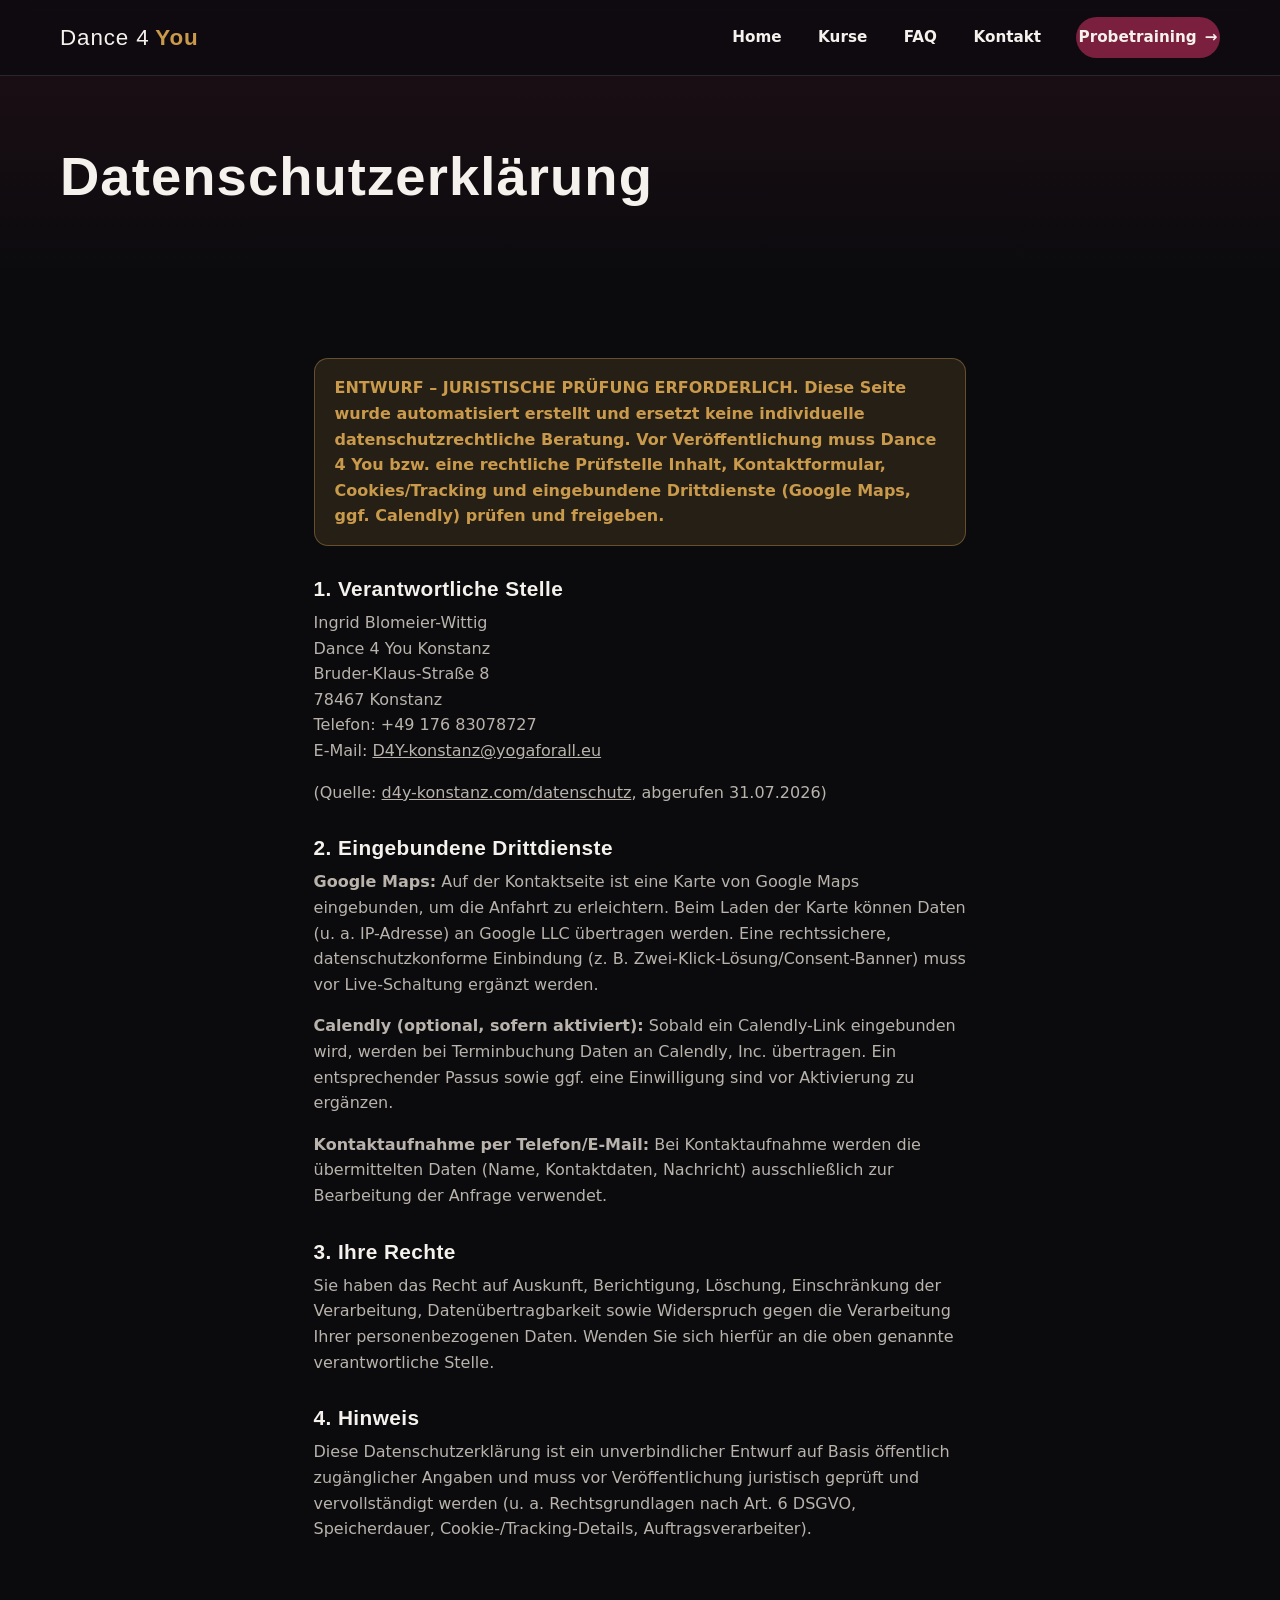
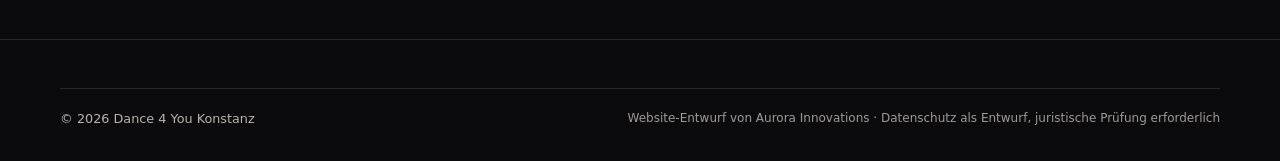
<file: datenschutz.html>
<!DOCTYPE html>
<html lang="de">
<head>
<meta charset="UTF-8">
<meta name="viewport" content="width=device-width, initial-scale=1">
<title>Datenschutz – Dance 4 You Konstanz</title>
<meta name="description" content="Datenschutzerklärung von Dance 4 You Konstanz.">
<meta name="robots" content="noindex, follow">
<link rel="canonical" href="https://dance4you-konstanz.aurora-innovations.de/datenschutz.html">
<link rel="icon" href="/assets/img/favicon.svg" type="image/svg+xml">
<link rel="stylesheet" href="/css/style.css">
<!-- ENTWURF – JURISTISCHE PRÜFUNG ERFORDERLICH, bevor diese Seite live geschaltet wird. -->
</head>
<body>
<a class="skip-link" href="#main">Zum Inhalt springen</a>

<header class="site-header">
  <div class="container nav-row">
    <a class="logo" href="/">Dance 4 <strong>You</strong></a>
    <button class="nav-toggle" aria-label="Menü öffnen" aria-expanded="false" aria-controls="primary-nav">☰</button>
    <nav class="primary-nav" id="primary-nav" aria-label="Hauptnavigation">
      <ul>
        <li><a href="/">Home</a></li>
        <li><a href="/kurse.html">Kurse</a></li>
        <li><a href="/#faq">FAQ</a></li>
        <li><a href="/#kontakt">Kontakt</a></li>
        <li class="nav-cta"><a class="btn" href="/#kontakt">Probetraining <span class="arrow" aria-hidden="true">→</span></a></li>
      </ul>
    </nav>
  </div>
</header>

<main id="main">
  <section class="page-hero">
    <div class="container">
      <h1>Datenschutzerklärung</h1>
    </div>
  </section>
  <section>
    <div class="container legal-content">
      <p class="draft-banner">ENTWURF – JURISTISCHE PRÜFUNG ERFORDERLICH. Diese Seite wurde automatisiert erstellt und ersetzt keine individuelle datenschutzrechtliche Beratung. Vor Veröffentlichung muss Dance 4 You bzw. eine rechtliche Prüfstelle Inhalt, Kontaktformular, Cookies/Tracking und eingebundene Drittdienste (Google Maps, ggf. Calendly) prüfen und freigeben.</p>

      <h2>1. Verantwortliche Stelle</h2>
      <p>
        Ingrid Blomeier-Wittig<br>
        Dance 4 You Konstanz<br>
        Bruder-Klaus-Straße 8<br>
        78467 Konstanz<br>
        Telefon: +49 176 83078727<br>
        E-Mail: <a href="mailto:D4Y-konstanz@yogaforall.eu">D4Y-konstanz@yogaforall.eu</a>
      </p>
      <p>(Quelle: <a href="https://www.d4y-konstanz.com/datenschutz" target="_blank" rel="noopener">d4y-konstanz.com/datenschutz</a>, abgerufen 31.07.2026)</p>

      <h2>2. Eingebundene Drittdienste</h2>
      <p><strong>Google Maps:</strong> Auf der Kontaktseite ist eine Karte von Google Maps eingebunden, um die Anfahrt zu erleichtern. Beim Laden der Karte können Daten (u. a. IP-Adresse) an Google LLC übertragen werden. Eine rechtssichere, datenschutzkonforme Einbindung (z. B. Zwei-Klick-Lösung/Consent-Banner) muss vor Live-Schaltung ergänzt werden.</p>
      <p><strong>Calendly (optional, sofern aktiviert):</strong> Sobald ein Calendly-Link eingebunden wird, werden bei Terminbuchung Daten an Calendly, Inc. übertragen. Ein entsprechender Passus sowie ggf. eine Einwilligung sind vor Aktivierung zu ergänzen.</p>
      <p><strong>Kontaktaufnahme per Telefon/E-Mail:</strong> Bei Kontaktaufnahme werden die übermittelten Daten (Name, Kontaktdaten, Nachricht) ausschließlich zur Bearbeitung der Anfrage verwendet.</p>

      <h2>3. Ihre Rechte</h2>
      <p>Sie haben das Recht auf Auskunft, Berichtigung, Löschung, Einschränkung der Verarbeitung, Datenübertragbarkeit sowie Widerspruch gegen die Verarbeitung Ihrer personenbezogenen Daten. Wenden Sie sich hierfür an die oben genannte verantwortliche Stelle.</p>

      <h2>4. Hinweis</h2>
      <p>Diese Datenschutzerklärung ist ein unverbindlicher Entwurf auf Basis öffentlich zugänglicher Angaben und muss vor Veröffentlichung juristisch geprüft und vervollständigt werden (u. a. Rechtsgrundlagen nach Art. 6 DSGVO, Speicherdauer, Cookie-/Tracking-Details, Auftragsverarbeiter).</p>
    </div>
  </section>
</main>

<footer class="site-footer">
  <div class="container">
    <div class="footer-bottom">
      <span>© <span id="current-year">2026</span> Dance 4 You Konstanz</span>
      <span class="legal-note">Website-Entwurf von Aurora Innovations · Datenschutz als Entwurf, juristische Prüfung erforderlich</span>
    </div>
  </div>
</footer>

<script src="/js/main.js" defer></script>
</body>
</html>
</file>
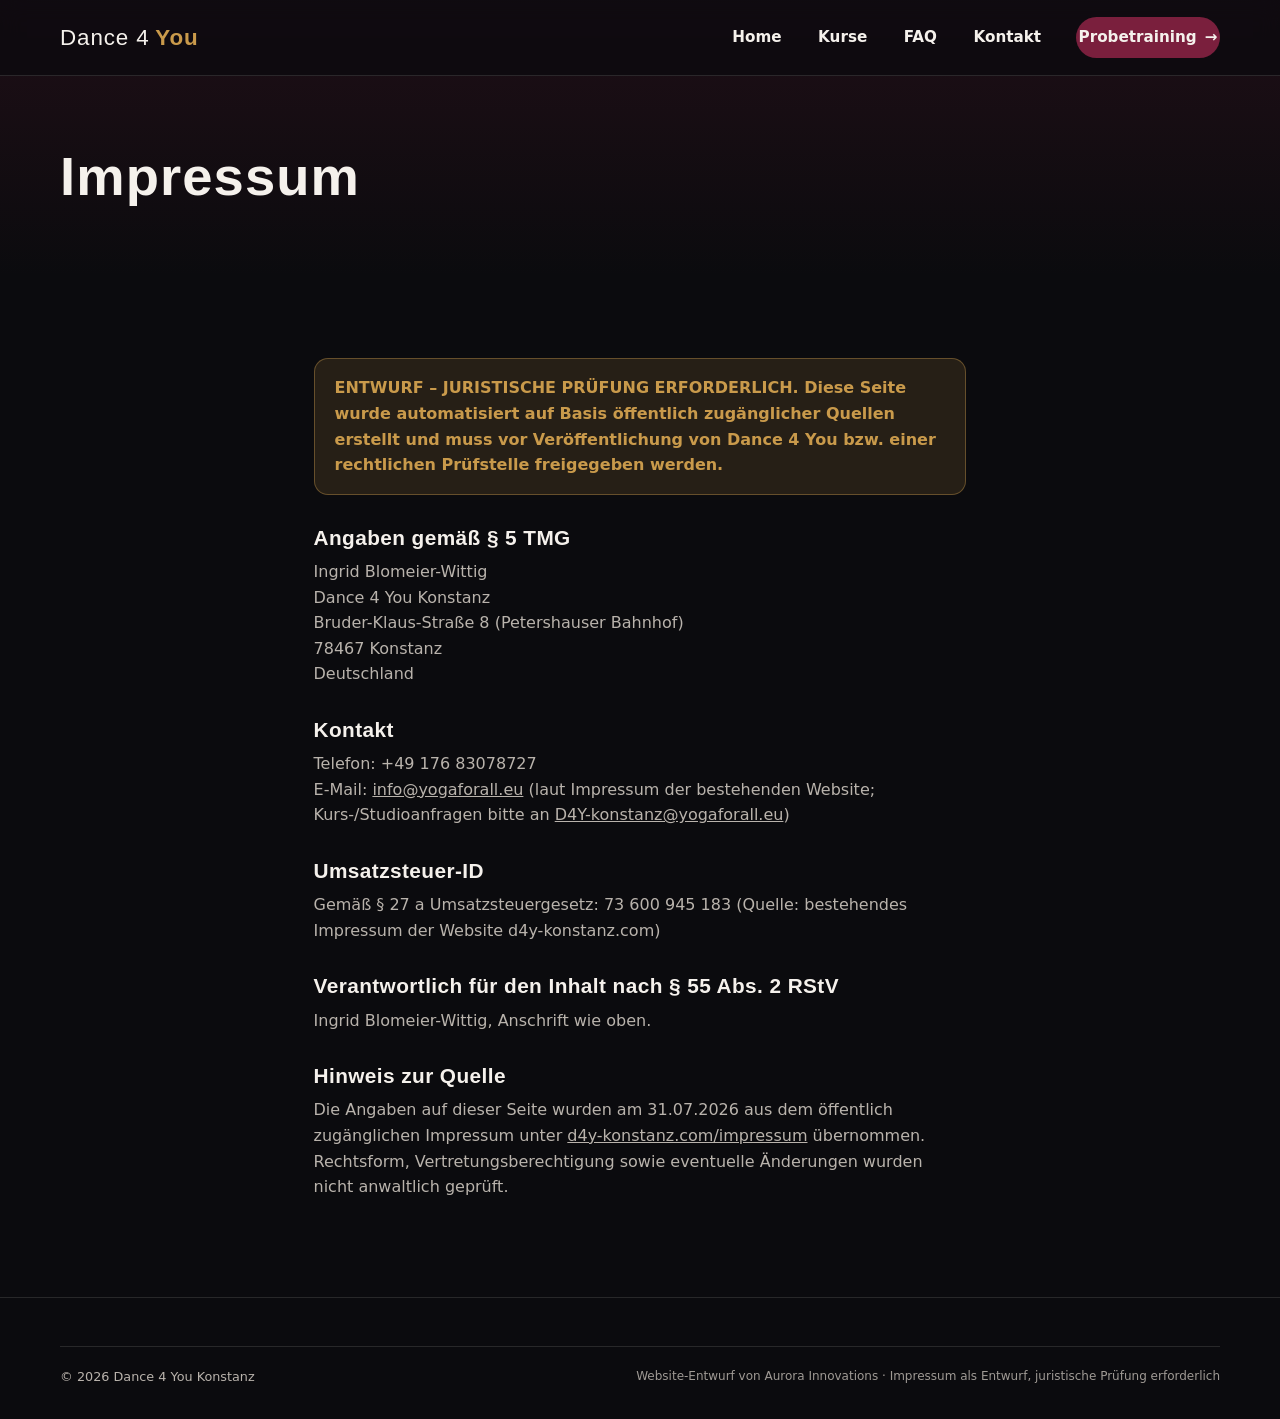
<file: impressum.html>
<!DOCTYPE html>
<html lang="de">
<head>
<meta charset="UTF-8">
<meta name="viewport" content="width=device-width, initial-scale=1">
<title>Impressum – Dance 4 You Konstanz</title>
<meta name="description" content="Impressum von Dance 4 You Konstanz.">
<meta name="robots" content="noindex, follow">
<link rel="canonical" href="https://dance4you-konstanz.aurora-innovations.de/impressum.html">
<link rel="icon" href="/assets/img/favicon.svg" type="image/svg+xml">
<link rel="stylesheet" href="/css/style.css">
<!-- ENTWURF – JURISTISCHE PRÜFUNG ERFORDERLICH, bevor diese Seite live geschaltet wird. -->
</head>
<body>
<a class="skip-link" href="#main">Zum Inhalt springen</a>

<header class="site-header">
  <div class="container nav-row">
    <a class="logo" href="/">Dance 4 <strong>You</strong></a>
    <button class="nav-toggle" aria-label="Menü öffnen" aria-expanded="false" aria-controls="primary-nav">☰</button>
    <nav class="primary-nav" id="primary-nav" aria-label="Hauptnavigation">
      <ul>
        <li><a href="/">Home</a></li>
        <li><a href="/kurse.html">Kurse</a></li>
        <li><a href="/#faq">FAQ</a></li>
        <li><a href="/#kontakt">Kontakt</a></li>
        <li class="nav-cta"><a class="btn" href="/#kontakt">Probetraining <span class="arrow" aria-hidden="true">→</span></a></li>
      </ul>
    </nav>
  </div>
</header>

<main id="main">
  <section class="page-hero">
    <div class="container">
      <h1>Impressum</h1>
    </div>
  </section>
  <section>
    <div class="container legal-content">
      <p class="draft-banner">ENTWURF – JURISTISCHE PRÜFUNG ERFORDERLICH. Diese Seite wurde automatisiert auf Basis öffentlich zugänglicher Quellen erstellt und muss vor Veröffentlichung von Dance 4 You bzw. einer rechtlichen Prüfstelle freigegeben werden.</p>

      <h2>Angaben gemäß § 5 TMG</h2>
      <p>
        Ingrid Blomeier-Wittig<br>
        Dance 4 You Konstanz<br>
        Bruder-Klaus-Straße 8 (Petershauser Bahnhof)<br>
        78467 Konstanz<br>
        Deutschland
      </p>

      <h2>Kontakt</h2>
      <p>
        Telefon: +49 176 83078727<br>
        E-Mail: <a href="mailto:info@yogaforall.eu">info@yogaforall.eu</a> (laut Impressum der bestehenden Website; Kurs-/Studioanfragen bitte an <a href="mailto:D4Y-konstanz@yogaforall.eu">D4Y-konstanz@yogaforall.eu</a>)
      </p>

      <h2>Umsatzsteuer-ID</h2>
      <p>Gemäß § 27 a Umsatzsteuergesetz: 73 600 945 183 (Quelle: bestehendes Impressum der Website d4y-konstanz.com)</p>

      <h2>Verantwortlich für den Inhalt nach § 55 Abs. 2 RStV</h2>
      <p>Ingrid Blomeier-Wittig, Anschrift wie oben.</p>

      <h2>Hinweis zur Quelle</h2>
      <p>Die Angaben auf dieser Seite wurden am 31.07.2026 aus dem öffentlich zugänglichen Impressum unter <a href="https://www.d4y-konstanz.com/impressum/" target="_blank" rel="noopener">d4y-konstanz.com/impressum</a> übernommen. Rechtsform, Vertretungsberechtigung sowie eventuelle Änderungen wurden nicht anwaltlich geprüft.</p>
    </div>
  </section>
</main>

<footer class="site-footer">
  <div class="container">
    <div class="footer-bottom">
      <span>© <span id="current-year">2026</span> Dance 4 You Konstanz</span>
      <span class="legal-note">Website-Entwurf von Aurora Innovations · Impressum als Entwurf, juristische Prüfung erforderlich</span>
    </div>
  </div>
</footer>

<script src="/js/main.js" defer></script>
</body>
</html>
</file>
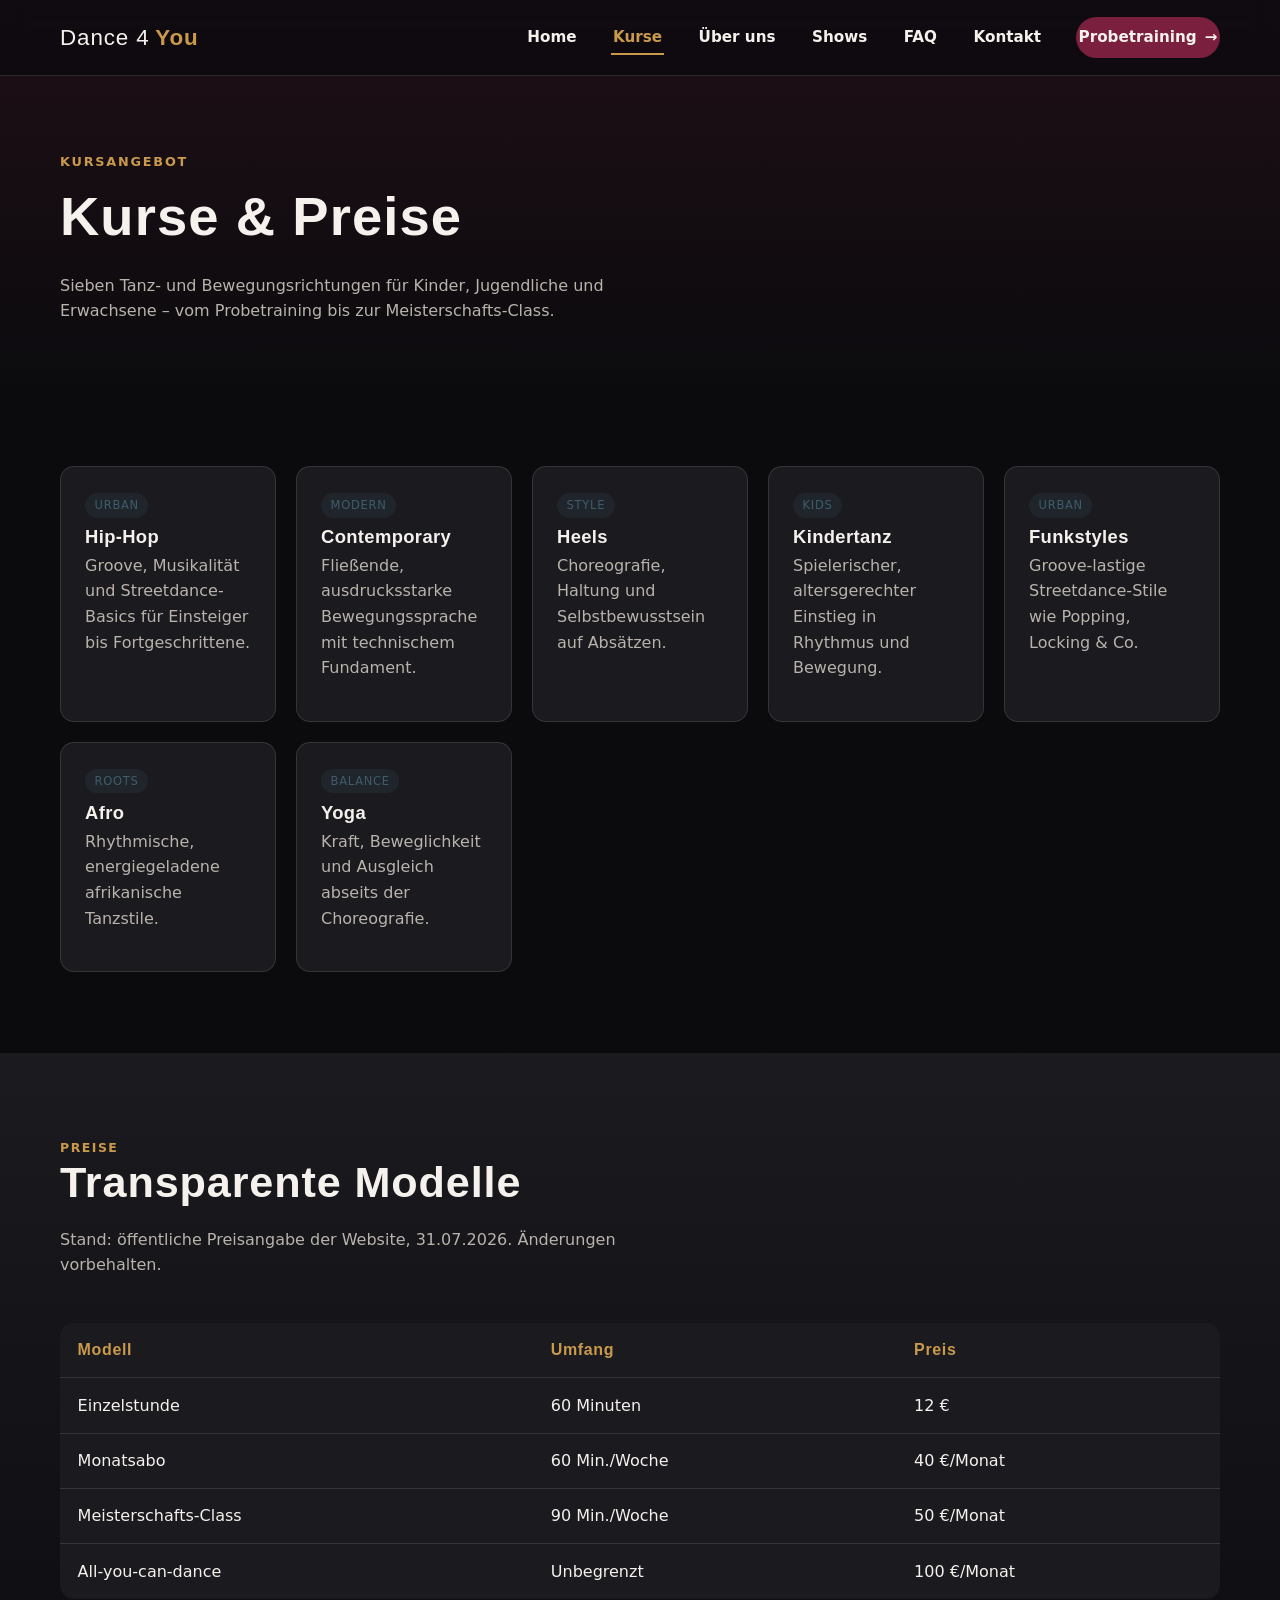
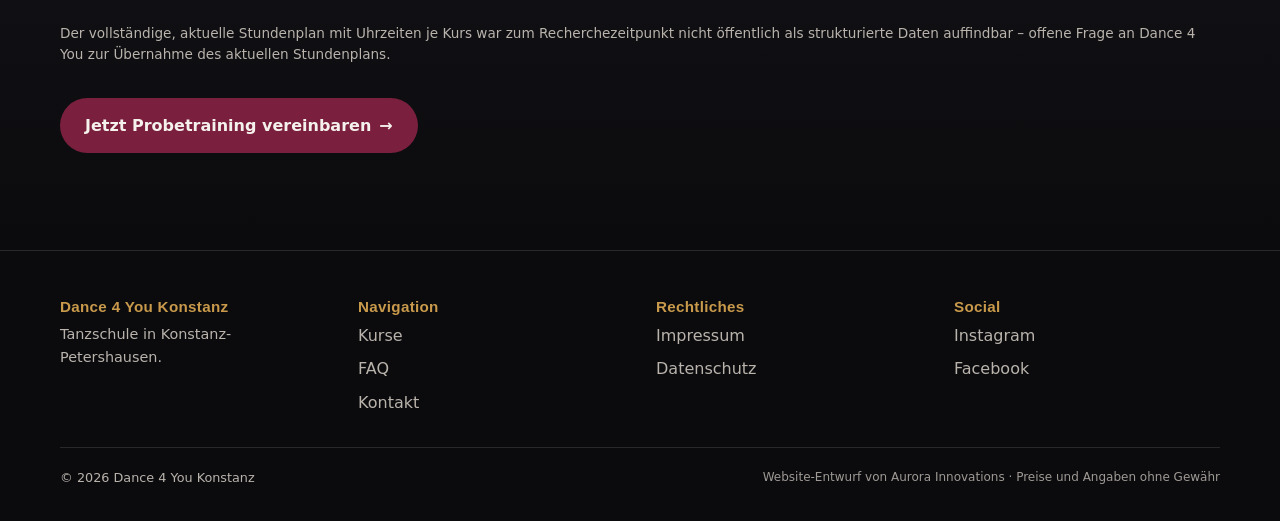
<file: kurse.html>
<!DOCTYPE html>
<html lang="de">
<head>
<meta charset="UTF-8">
<meta name="viewport" content="width=device-width, initial-scale=1">
<title>Kurse &amp; Preise – Dance 4 You Konstanz</title>
<meta name="description" content="Alle Tanzkurse von Dance 4 You Konstanz im Überblick: Hip-Hop, Contemporary, Heels, Kindertanz, Funkstyles, Afro, Yoga – inklusive Preisübersicht.">
<link rel="canonical" href="https://dance4you-konstanz.aurora-innovations.de/kurse.html">
<link rel="icon" href="/assets/img/favicon.svg" type="image/svg+xml">
<link rel="stylesheet" href="/css/style.css">
</head>
<body>
<a class="skip-link" href="#main">Zum Inhalt springen</a>

<header class="site-header">
  <div class="container nav-row">
    <a class="logo" href="/">Dance 4 <strong>You</strong></a>
    <button class="nav-toggle" aria-label="Menü öffnen" aria-expanded="false" aria-controls="primary-nav">☰</button>
    <nav class="primary-nav" id="primary-nav" aria-label="Hauptnavigation">
      <ul>
        <li><a href="/">Home</a></li>
        <li><a href="/kurse.html" aria-current="page">Kurse</a></li>
        <li><a href="/#ueber-uns">Über uns</a></li>
        <li><a href="/#shows">Shows</a></li>
        <li><a href="/#faq">FAQ</a></li>
        <li><a href="/#kontakt">Kontakt</a></li>
        <li class="nav-cta"><a class="btn" href="/#kontakt">Probetraining <span class="arrow" aria-hidden="true">→</span></a></li>
      </ul>
    </nav>
  </div>
</header>

<main id="main">
  <section class="page-hero">
    <div class="container">
      <span class="hero__eyebrow">Kursangebot</span>
      <h1>Kurse &amp; Preise</h1>
      <p style="max-width:60ch;color:var(--c-text-muted)">Sieben Tanz- und Bewegungsrichtungen für Kinder, Jugendliche und Erwachsene – vom Probetraining bis zur Meisterschafts-Class.</p>
    </div>
  </section>

  <section>
    <div class="container">
      <div class="courses-grid">
        <article class="course-card"><span class="tag">Urban</span><h3>Hip-Hop</h3><p>Groove, Musikalität und Streetdance-Basics für Einsteiger bis Fortgeschrittene.</p></article>
        <article class="course-card"><span class="tag">Modern</span><h3>Contemporary</h3><p>Fließende, ausdrucksstarke Bewegungssprache mit technischem Fundament.</p></article>
        <article class="course-card"><span class="tag">Style</span><h3>Heels</h3><p>Choreografie, Haltung und Selbstbewusstsein auf Absätzen.</p></article>
        <article class="course-card"><span class="tag">Kids</span><h3>Kindertanz</h3><p>Spielerischer, altersgerechter Einstieg in Rhythmus und Bewegung.</p></article>
        <article class="course-card"><span class="tag">Urban</span><h3>Funkstyles</h3><p>Groove-lastige Streetdance-Stile wie Popping, Locking &amp; Co.</p></article>
        <article class="course-card"><span class="tag">Roots</span><h3>Afro</h3><p>Rhythmische, energiegeladene afrikanische Tanzstile.</p></article>
        <article class="course-card"><span class="tag">Balance</span><h3>Yoga</h3><p>Kraft, Beweglichkeit und Ausgleich abseits der Choreografie.</p></article>
      </div>
    </div>
  </section>

  <section class="section-alt">
    <div class="container">
      <div class="section-head">
        <span class="eyebrow">Preise</span>
        <h2>Transparente Modelle</h2>
        <p>Stand: öffentliche Preisangabe der Website, 31.07.2026. Änderungen vorbehalten.</p>
      </div>
      <div style="overflow-x:auto">
        <table class="pricing-table">
          <thead>
            <tr><th>Modell</th><th>Umfang</th><th>Preis</th></tr>
          </thead>
          <tbody>
            <tr><td>Einzelstunde</td><td>60 Minuten</td><td>12 €</td></tr>
            <tr><td>Monatsabo</td><td>60 Min./Woche</td><td>40 €/Monat</td></tr>
            <tr><td>Meisterschafts-Class</td><td>90 Min./Woche</td><td>50 €/Monat</td></tr>
            <tr><td>All-you-can-dance</td><td>Unbegrenzt</td><td>100 €/Monat</td></tr>
          </tbody>
        </table>
      </div>
      <p style="margin-top:1.5rem;font-size:0.85rem;color:var(--c-text-muted)">Der vollständige, aktuelle Stundenplan mit Uhrzeiten je Kurs war zum Recherchezeitpunkt nicht öffentlich als strukturierte Daten auffindbar – offene Frage an Dance 4 You zur Übernahme des aktuellen Stundenplans.</p>
      <p style="margin-top:2rem"><a class="btn" href="/#kontakt">Jetzt Probetraining vereinbaren <span class="arrow" aria-hidden="true">→</span></a></p>
    </div>
  </section>
</main>

<footer class="site-footer">
  <div class="container">
    <div class="footer-grid">
      <div>
        <h4>Dance 4 You Konstanz</h4>
        <p style="color:var(--c-text-muted);font-size:0.9rem">Tanzschule in Konstanz-Petershausen.</p>
      </div>
      <div>
        <h4>Navigation</h4>
        <ul>
          <li><a href="/kurse.html">Kurse</a></li>
          <li><a href="/#faq">FAQ</a></li>
          <li><a href="/#kontakt">Kontakt</a></li>
        </ul>
      </div>
      <div>
        <h4>Rechtliches</h4>
        <ul>
          <li><a href="/impressum.html">Impressum</a></li>
          <li><a href="/datenschutz.html">Datenschutz</a></li>
        </ul>
      </div>
      <div>
        <h4>Social</h4>
        <ul>
          <li><a href="https://www.instagram.com/dance4you_konstanz/" target="_blank" rel="noopener">Instagram</a></li>
          <li><a href="https://www.facebook.com/DANCE-4-YOU-Konstanz-149173228503137/" target="_blank" rel="noopener">Facebook</a></li>
        </ul>
      </div>
    </div>
    <div class="footer-bottom">
      <span>© <span id="current-year">2026</span> Dance 4 You Konstanz</span>
      <span class="legal-note">Website-Entwurf von Aurora Innovations · Preise und Angaben ohne Gewähr</span>
    </div>
  </div>
</footer>

<script src="/js/main.js" defer></script>
</body>
</html>
</file>
<file: css/style.css>
/* ==========================================================================
   Dance 4 You Konstanz – Stylesheet
   Designrichtung: dunkel, cineastisch, warm/kühle Lichtakzente (siehe phase2_markenanalyse.md)
   ========================================================================== */

:root {
  --c-bg: #0b0b0e;
  --c-surface: #1a1a1f;
  --c-surface-2: #232329;
  --c-burgundy: #7a1f3d;
  --c-burgundy-light: #a53658;
  --c-amber: #c99a4b;
  --c-blue: #3e5c6b;
  --c-text: #f5f1ec;
  --c-text-muted: #b9b3ac;
  --c-border: rgba(245, 241, 236, 0.12);

  --font-display: "Bebas Neue", "Oswald", "Segoe UI", sans-serif;
  --font-body: "Inter", "Segoe UI", system-ui, sans-serif;

  --nav-height: 76px;
  --container-w: 1240px;
  --radius: 14px;
  --ease-soft: cubic-bezier(0.22, 1, 0.36, 1);
}

* { box-sizing: border-box; }
html { scroll-behavior: smooth; }
@media (prefers-reduced-motion: reduce) {
  html { scroll-behavior: auto; }
  *, *::before, *::after {
    animation-duration: 0.01ms !important;
    animation-iteration-count: 1 !important;
    transition-duration: 0.01ms !important;
    scroll-behavior: auto !important;
  }
}

body {
  margin: 0;
  background: var(--c-bg);
  color: var(--c-text);
  font-family: var(--font-body);
  line-height: 1.6;
  -webkit-font-smoothing: antialiased;
}

img { max-width: 100%; display: block; }
a { color: inherit; }
h1, h2, h3, h4 {
  font-family: var(--font-display);
  letter-spacing: 0.02em;
  line-height: 1.05;
  margin: 0 0 0.5em;
}
p { margin: 0 0 1em; color: var(--c-text-muted); }
.container {
  width: 100%;
  max-width: var(--container-w);
  margin-inline: auto;
  padding-inline: clamp(1.25rem, 4vw, 2.5rem);
}

.skip-link {
  position: absolute;
  left: -9999px;
  top: 0;
  background: var(--c-amber);
  color: #16130a;
  padding: 0.75rem 1.25rem;
  z-index: 1000;
  border-radius: 0 0 8px 0;
  font-weight: 600;
}
.skip-link:focus {
  left: 0;
}

:focus-visible {
  outline: 3px solid var(--c-amber);
  outline-offset: 3px;
}

/* ---------- Header / Navigation ---------- */
.site-header {
  position: fixed;
  inset-inline: 0;
  top: 0;
  height: var(--nav-height);
  display: flex;
  align-items: center;
  z-index: 500;
  background: rgba(11, 11, 14, 0.72);
  backdrop-filter: blur(10px);
  border-bottom: 1px solid var(--c-border);
}
.nav-row {
  width: 100%;
  display: flex;
  align-items: center;
  justify-content: space-between;
  gap: clamp(1rem, 3vw, 2.5rem);
}
.logo {
  flex: 0 0 auto;
  display: flex;
  align-items: baseline;
  gap: 0.35rem;
  font-family: var(--font-display);
  font-size: clamp(1.1rem, 2vw, 1.4rem);
  letter-spacing: 0.04em;
  white-space: nowrap;
  text-decoration: none;
}
.logo strong { color: var(--c-amber); }

.primary-nav {
  display: flex;
  align-items: center;
}
.primary-nav ul {
  list-style: none;
  display: flex;
  align-items: center;
  justify-content: flex-end;
  gap: clamp(1.1rem, 2.6vw, 2.2rem);
  margin: 0;
  padding: 0;
}
.primary-nav a {
  text-decoration: none;
  font-size: 0.95rem;
  font-weight: 600;
  white-space: nowrap;
  color: var(--c-text);
  padding: 0.4rem 0.1rem;
  border-bottom: 2px solid transparent;
  transition: color 0.2s var(--ease-soft), border-color 0.2s var(--ease-soft);
}
.primary-nav a:hover,
.primary-nav a:focus-visible,
.primary-nav a[aria-current="page"] {
  color: var(--c-amber);
  border-color: var(--c-amber);
}
.nav-cta {
  flex: 0 0 auto;
  white-space: nowrap;
}

.nav-toggle {
  display: none;
  background: none;
  border: 1px solid var(--c-border);
  border-radius: 8px;
  width: 42px;
  height: 42px;
  color: var(--c-text);
  font-size: 1.1rem;
  cursor: pointer;
}

@media (max-width: 860px) {
  .nav-toggle { display: inline-flex; align-items: center; justify-content: center; }
  .primary-nav {
    position: fixed;
    top: var(--nav-height);
    left: 0;
    right: 0;
    background: var(--c-surface);
    border-bottom: 1px solid var(--c-border);
    transform: translateY(-8px);
    opacity: 0;
    pointer-events: none;
    transition: opacity 0.2s var(--ease-soft), transform 0.2s var(--ease-soft);
  }
  .primary-nav.is-open {
    opacity: 1;
    transform: translateY(0);
    pointer-events: auto;
  }
  .primary-nav ul {
    flex-direction: column;
    align-items: stretch;
    gap: 0;
    padding: 0.5rem 0;
  }
  .primary-nav li { border-bottom: 1px solid var(--c-border); }
  .primary-nav li:last-child { border-bottom: none; }
  .primary-nav a {
    display: block;
    padding: 0.9rem clamp(1.25rem, 4vw, 2.5rem);
    border-bottom: none;
  }
  .nav-cta.desktop-only { display: none; }
}

/* ---------- Buttons ---------- */
.btn {
  --btn-bg: var(--c-burgundy);
  display: inline-flex;
  align-items: center;
  gap: 0.5rem;
  padding: 0.85rem 1.5rem;
  border-radius: 999px;
  background: var(--btn-bg);
  color: var(--c-text);
  font-weight: 700;
  text-decoration: none;
  border: 1px solid transparent;
  position: relative;
  overflow: hidden;
  isolation: isolate;
  transition: transform 0.2s var(--ease-soft), box-shadow 0.2s var(--ease-soft), background 0.2s var(--ease-soft);
}
.btn::after {
  content: "";
  position: absolute;
  inset: 0;
  background: linear-gradient(100deg, transparent 30%, rgba(255,255,255,0.35) 50%, transparent 70%);
  transform: translateX(-120%);
  transition: transform 0.5s var(--ease-soft);
  z-index: -1;
}
.btn:hover, .btn:focus-visible {
  transform: translateY(-2px) scale(1.02);
  box-shadow: 0 10px 30px -10px rgba(122, 31, 61, 0.65);
}
.btn:hover::after, .btn:focus-visible::after { transform: translateX(120%); }
.btn .arrow { transition: transform 0.2s var(--ease-soft); }
.btn:hover .arrow, .btn:focus-visible .arrow { transform: translateX(4px); }

.btn-secondary {
  --btn-bg: transparent;
  border-color: var(--c-border);
}
.btn-secondary:hover, .btn-secondary:focus-visible {
  border-color: var(--c-amber);
  box-shadow: none;
}

/* ---------- Hero ---------- */
.hero {
  position: relative;
  min-height: 100svh;
  display: flex;
  align-items: center;
  padding-top: var(--nav-height);
  overflow: clip;
  background: radial-gradient(120% 100% at 15% 20%, rgba(201, 154, 75, 0.16), transparent 55%),
              radial-gradient(90% 90% at 85% 60%, rgba(62, 92, 107, 0.22), transparent 60%),
              var(--c-bg);
}
.hero__bg-glow {
  position: absolute;
  inset: 0;
  z-index: 0;
  pointer-events: none;
  background: radial-gradient(60% 50% at var(--glow-x, 70%) var(--glow-y, 50%), rgba(122, 31, 61, 0.35), transparent 70%);
  will-change: background-position;
}
.hero .container {
  position: relative;
  z-index: 2;
  display: grid;
  grid-template-columns: minmax(0, 1fr) minmax(0, 1fr);
  align-items: center;
  gap: clamp(1.5rem, 4vw, 3rem);
  min-height: calc(100svh - var(--nav-height));
  padding-block: clamp(2rem, 6vh, 4rem);
}
.hero__copy { max-width: 46ch; }

/* Intro-Einblendung bewusst rein CSS-basiert (kein JS-/Ticker-Risiko):
   funktioniert identisch mit und ohne JavaScript/GSAP. */
@keyframes heroFadeUp {
  from { opacity: 0; transform: translateY(18px); }
  to { opacity: 1; transform: translateY(0); }
}
.hero__eyebrow,
.hero__title,
.hero__subtitle,
.hero__ctas {
  animation: heroFadeUp 0.8s var(--ease-soft) both;
}
.hero__eyebrow { animation-delay: 0.05s; }
.hero__title { animation-delay: 0.15s; }
.hero__subtitle { animation-delay: 0.3s; }
.hero__ctas { animation-delay: 0.45s; }

.hero__eyebrow {
  display: inline-block;
  color: var(--c-amber);
  font-weight: 700;
  letter-spacing: 0.14em;
  text-transform: uppercase;
  font-size: 0.8rem;
  margin-bottom: 1rem;
}
.hero__title {
  font-size: clamp(2.6rem, 6vw, 4.6rem);
  margin-bottom: 0.4em;
}
.hero__subtitle {
  font-size: clamp(1.05rem, 1.6vw, 1.25rem);
  max-width: 42ch;
}
.hero__ctas {
  display: flex;
  flex-wrap: wrap;
  gap: 1rem;
  margin-top: 1.75rem;
}
/* Rotating dancer stage */
.hero__stage {
  position: relative;
  width: 100%;
  aspect-ratio: 1 / 1;
  max-width: 560px;
  margin-inline: auto;
  perspective: 1600px;
  /* Nur Opacity animiert (nicht transform): das JS steuert transform (Pointer-Parallaxe)
     auf diesem Element separat, daher keine CSS-Transform-Animation hier. */
  animation: heroStageFade 1.1s var(--ease-soft) 0.1s both;
}
@keyframes heroStageFade {
  from { opacity: 0; }
  to { opacity: 1; }
}
.hero__disc {
  position: absolute;
  inset: 4%;
  border-radius: 50%;
  transform-style: preserve-3d;
  transform: rotateY(0deg);
  will-change: transform;
  filter: drop-shadow(0 30px 60px rgba(0,0,0,0.55));
}
.hero__disc-face {
  position: absolute;
  inset: 0;
  border-radius: 50%;
  overflow: hidden;
  backface-visibility: hidden;
  border: 1px solid rgba(245, 241, 236, 0.14);
}
.hero__disc-face--front img {
  width: 100%;
  height: 100%;
  object-fit: cover;
  object-position: 68% 30%;
}
.hero__disc-face--back {
  transform: rotateY(180deg);
  background:
    radial-gradient(60% 60% at 50% 40%, rgba(201, 154, 75, 0.55), transparent 65%),
    radial-gradient(80% 80% at 50% 60%, var(--c-burgundy) 0%, #2a0f18 70%);
  display: flex;
  align-items: center;
  justify-content: center;
}
.hero__disc-face--back::before {
  content: "";
  width: 46%;
  height: 46%;
  border-radius: 50%;
  border: 2px solid rgba(245, 241, 236, 0.55);
  box-shadow: 0 0 40px 6px rgba(201, 154, 75, 0.35);
}
.hero__stage-ring {
  position: absolute;
  inset: 0;
  border-radius: 50%;
  border: 1px dashed rgba(245, 241, 236, 0.18);
  pointer-events: none;
}
.hero__stage-ring::after {
  content: "";
  position: absolute;
  inset: -18px;
  border-radius: 50%;
  border: 1px solid rgba(201, 154, 75, 0.15);
}

@media (max-width: 900px) {
  .hero .container { grid-template-columns: 1fr; text-align: left; }
  .hero__stage { order: -1; max-width: 380px; }
  .hero__copy { max-width: none; }
}
@media (max-width: 480px) {
  .hero__stage { max-width: 280px; }
}

/* ---------- Sections (shared) ---------- */
section { position: relative; padding-block: clamp(4rem, 9vh, 7rem); }
.section-alt { background: linear-gradient(180deg, var(--c-surface), var(--c-bg)); }
.section-head { max-width: 60ch; margin-bottom: clamp(2rem, 5vh, 3rem); }
.section-head .eyebrow {
  color: var(--c-amber);
  font-weight: 700;
  letter-spacing: 0.12em;
  text-transform: uppercase;
  font-size: 0.78rem;
}
.section-head h2 { font-size: clamp(1.9rem, 3.4vw, 2.7rem); }

/* Values grid */
.values-grid, .courses-grid, .faq-grid {
  display: grid;
  gap: 1.25rem;
}
.values-grid { grid-template-columns: repeat(auto-fit, minmax(220px, 1fr)); }
.value-card, .course-card {
  background: var(--c-surface);
  border: 1px solid var(--c-border);
  border-radius: var(--radius);
  padding: 1.5rem;
  transition: transform 0.25s var(--ease-soft), border-color 0.25s var(--ease-soft);
}
.value-card:hover, .course-card:hover {
  transform: translateY(-4px);
  border-color: var(--c-amber);
}
.value-card h3, .course-card h3 { font-size: 1.15rem; margin-bottom: 0.4rem; }

.courses-grid { grid-template-columns: repeat(auto-fit, minmax(200px, 1fr)); }
.course-card .tag {
  display: inline-block;
  font-size: 0.72rem;
  letter-spacing: 0.06em;
  text-transform: uppercase;
  color: var(--c-blue);
  background: rgba(62, 92, 107, 0.18);
  padding: 0.2rem 0.6rem;
  border-radius: 999px;
  margin-bottom: 0.6rem;
}

/* Pricing table */
.pricing-table {
  width: 100%;
  border-collapse: collapse;
  background: var(--c-surface);
  border-radius: var(--radius);
  overflow: hidden;
}
.pricing-table th, .pricing-table td {
  padding: 0.9rem 1.1rem;
  text-align: left;
  border-bottom: 1px solid var(--c-border);
}
.pricing-table th { color: var(--c-amber); font-family: var(--font-display); letter-spacing: 0.04em; }
.pricing-table tr:last-child td { border-bottom: none; }

/* Show / community banner */
.show-banner {
  border-radius: var(--radius);
  padding: clamp(1.75rem, 4vw, 2.75rem);
  background: linear-gradient(120deg, rgba(122,31,61,0.55), rgba(62,92,107,0.35)), var(--c-surface-2);
  border: 1px solid var(--c-border);
  display: flex;
  flex-wrap: wrap;
  align-items: center;
  justify-content: space-between;
  gap: 1.5rem;
}

/* FAQ */
.faq-item {
  border: 1px solid var(--c-border);
  border-radius: var(--radius);
  background: var(--c-surface);
  overflow: hidden;
}
.faq-item + .faq-item { margin-top: 0.75rem; }
.faq-item summary {
  cursor: pointer;
  list-style: none;
  padding: 1.1rem 1.4rem;
  font-weight: 700;
  display: flex;
  align-items: center;
  justify-content: space-between;
  gap: 1rem;
}
.faq-item summary::-webkit-details-marker { display: none; }
.faq-item summary::after {
  content: "+";
  font-size: 1.3rem;
  color: var(--c-amber);
  transition: transform 0.2s var(--ease-soft);
  flex: 0 0 auto;
}
.faq-item[open] summary::after { transform: rotate(45deg); }
.faq-item p { padding: 0 1.4rem 1.2rem; margin: 0; }

/* Contact / Maps */
.contact-grid {
  display: grid;
  grid-template-columns: 1.1fr 1fr;
  gap: clamp(1.5rem, 4vw, 3rem);
  align-items: start;
}
@media (max-width: 900px) { .contact-grid { grid-template-columns: 1fr; } }
.contact-list { list-style: none; padding: 0; margin: 0 0 1.5rem; display: grid; gap: 0.9rem; }
.contact-list a { text-decoration: none; }
.contact-list a:hover, .contact-list a:focus-visible { color: var(--c-amber); }
.map-frame {
  width: 100%;
  aspect-ratio: 4 / 3;
  border: 1px solid var(--c-border);
  border-radius: var(--radius);
  overflow: hidden;
}
.map-frame iframe { width: 100%; height: 100%; border: 0; }

.calendly-placeholder {
  border: 1px dashed var(--c-border);
  border-radius: var(--radius);
  padding: 2rem;
  text-align: center;
  color: var(--c-text-muted);
  background: var(--c-surface);
}

.social-row { display: flex; gap: 0.75rem; margin-top: 1rem; }
.social-row a {
  width: 40px; height: 40px;
  display: inline-flex; align-items: center; justify-content: center;
  border: 1px solid var(--c-border);
  border-radius: 50%;
  text-decoration: none;
  font-size: 0.85rem;
  transition: border-color 0.2s, color 0.2s;
}
.social-row a:hover, .social-row a:focus-visible { border-color: var(--c-amber); color: var(--c-amber); }

/* ---------- Footer ---------- */
.site-footer {
  border-top: 1px solid var(--c-border);
  padding-block: 3rem 2rem;
  background: var(--c-bg);
}
.footer-grid {
  display: grid;
  grid-template-columns: repeat(auto-fit, minmax(180px, 1fr));
  gap: 2rem;
  margin-bottom: 2rem;
}
.footer-grid h4 { font-size: 0.95rem; color: var(--c-amber); }
.footer-grid ul { list-style: none; padding: 0; margin: 0; display: grid; gap: 0.5rem; }
.footer-grid a { text-decoration: none; color: var(--c-text-muted); }
.footer-grid a:hover, .footer-grid a:focus-visible { color: var(--c-amber); }
.footer-bottom {
  border-top: 1px solid var(--c-border);
  padding-top: 1.25rem;
  display: flex;
  flex-wrap: wrap;
  justify-content: space-between;
  gap: 1rem;
  font-size: 0.8rem;
  color: var(--c-text-muted);
}
.legal-note {
  font-size: 0.75rem;
  color: var(--c-text-muted);
  opacity: 0.85;
}

/* ---------- Simple page hero (subpages) ---------- */
.page-hero {
  padding-top: calc(var(--nav-height) + clamp(3rem, 8vh, 5rem));
  padding-bottom: clamp(2rem, 5vh, 3rem);
  background: linear-gradient(180deg, rgba(122,31,61,0.18), transparent);
}
.page-hero h1 { font-size: clamp(2.2rem, 5vw, 3.4rem); }

.legal-content h2 { margin-top: 2rem; font-size: 1.3rem; }
.legal-content { max-width: 72ch; }
.draft-banner {
  background: rgba(201, 154, 75, 0.14);
  border: 1px solid rgba(201, 154, 75, 0.4);
  color: var(--c-amber);
  padding: 1rem 1.25rem;
  border-radius: var(--radius);
  font-weight: 700;
  margin-bottom: 2rem;
}
</file>
